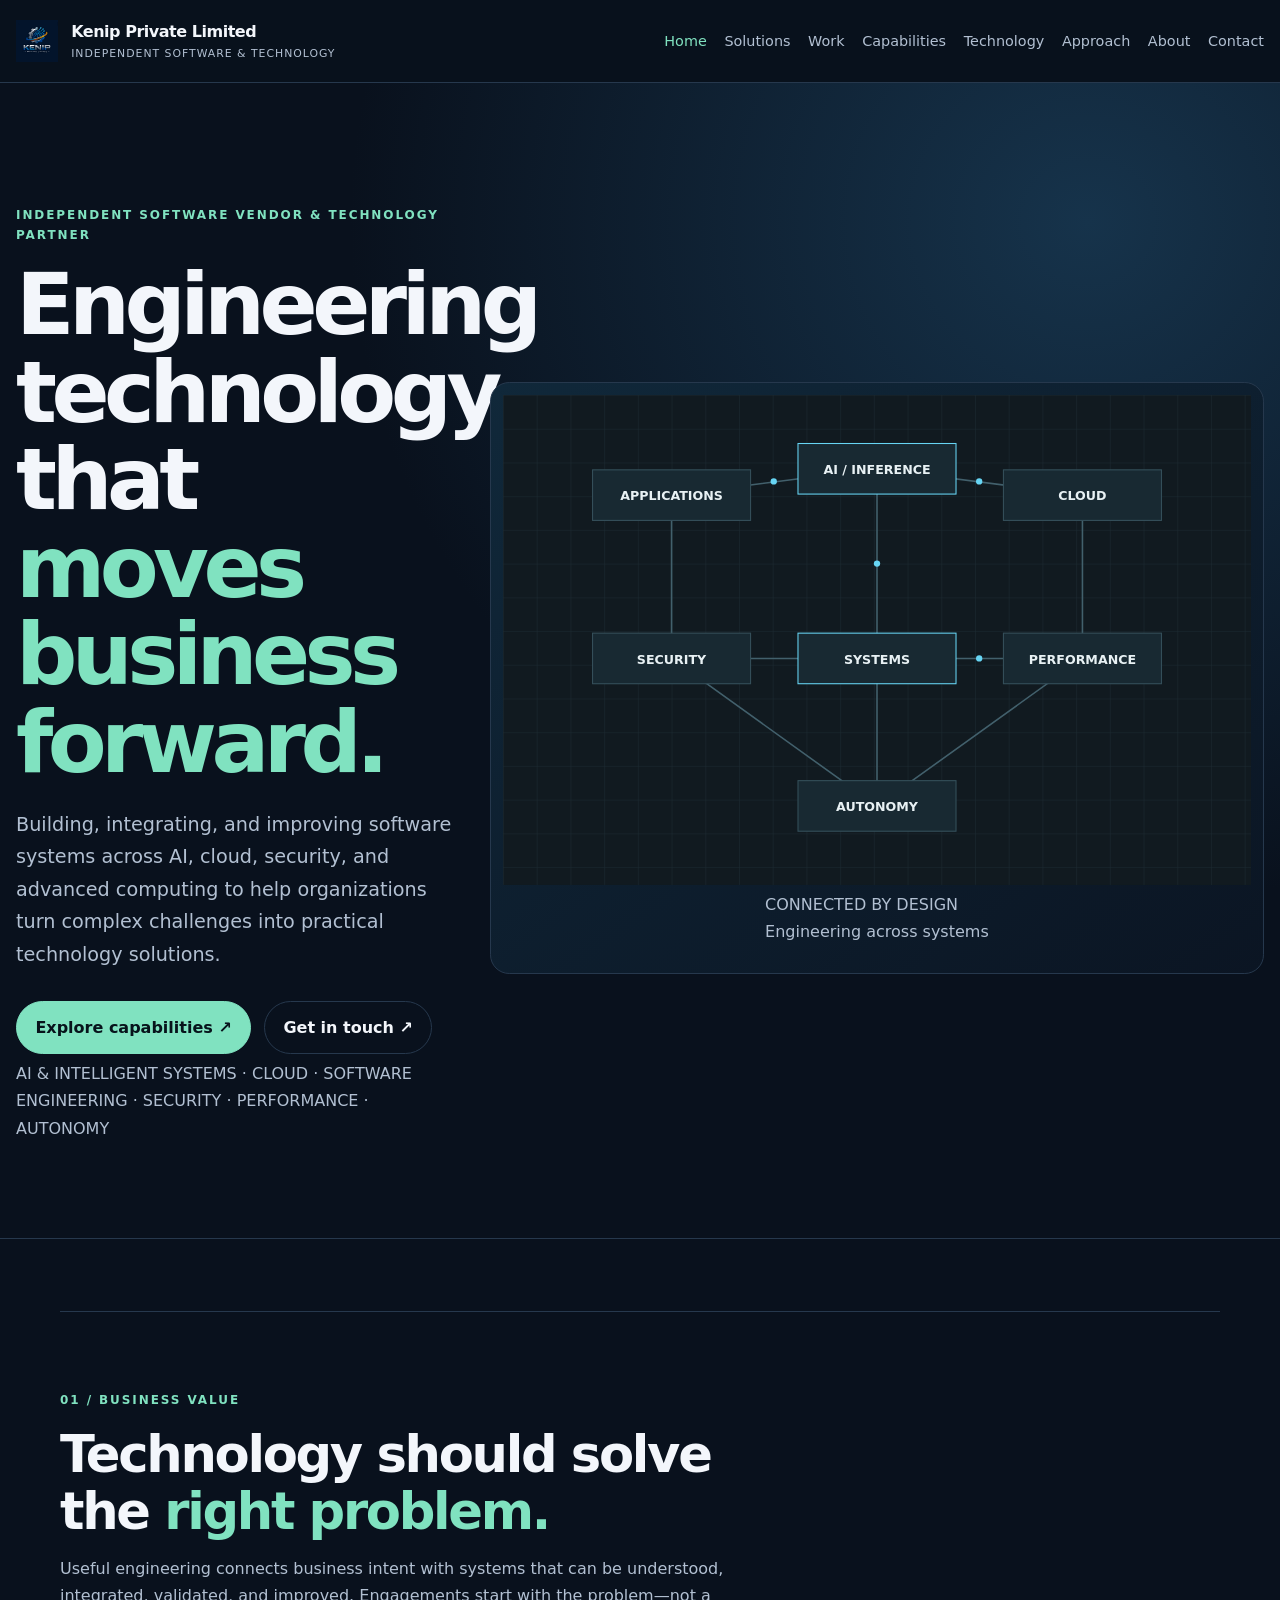
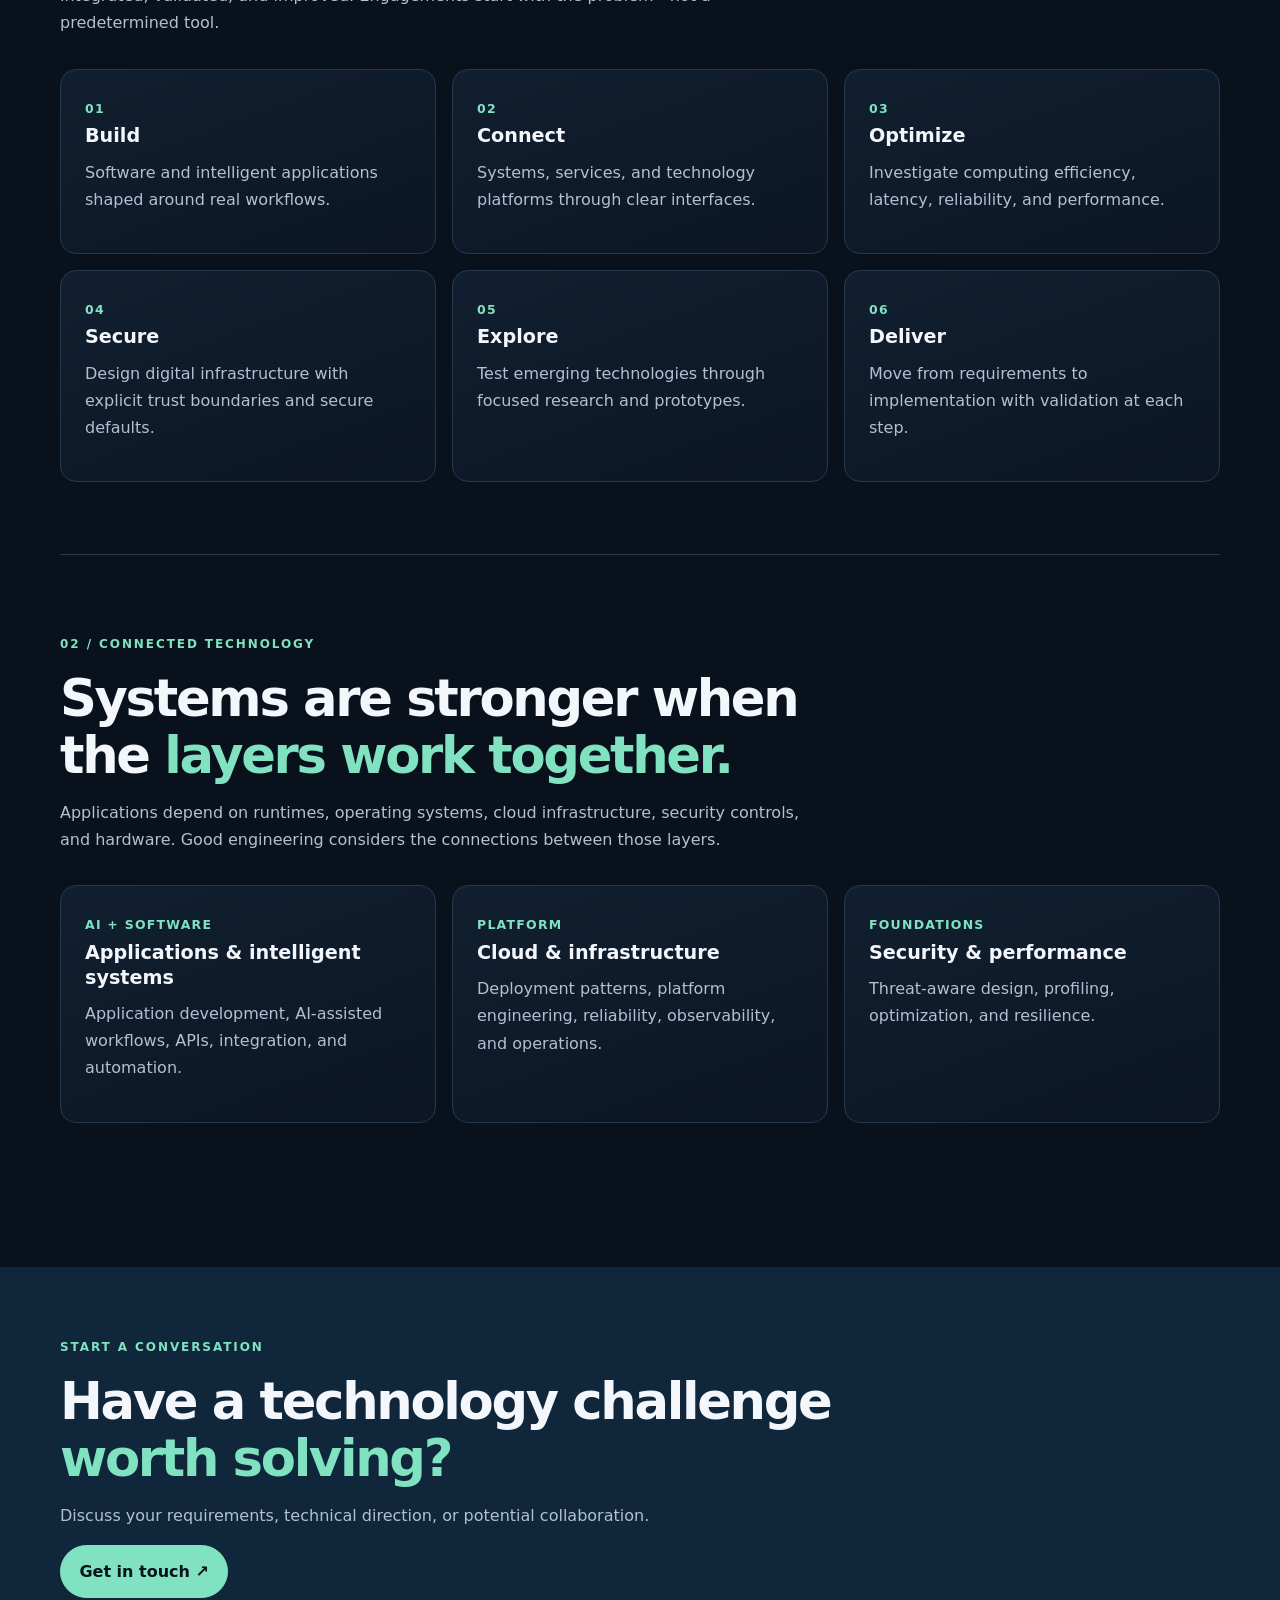
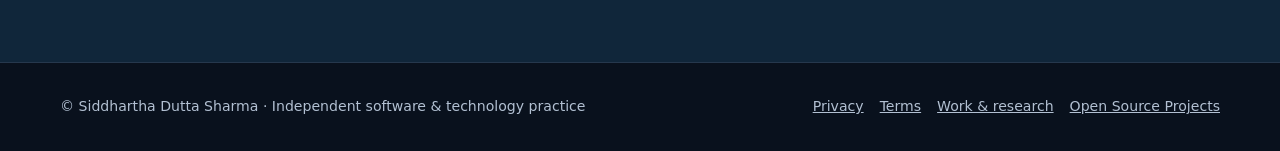
<file: index.html>
<!doctype html><html lang="en">
  <head><meta charset="utf-8">
    <meta name="viewport" content="width=device-width,initial-scale=1">
    <title>Independent Software Vendor & Technology Partner | Siddhartha Dutta Sharma</title>
    <meta name="description" content="Independent software engineering, technology integration, AI, cloud, security, and systems thinking by Siddhartha Dutta Sharma.">
    <meta name="theme-color" content="#09111d"><link rel="stylesheet" href="/assets/css/static-site.css">
    <link rel="canonical" href="https://www.kenip.co.in/">
    <meta property="og:title" content="Independent Software Vendor & Technology Partner | Siddhartha Dutta Sharma">
    <meta property="og:description" content="Independent software engineering, technology integration, AI, cloud, security, and systems thinking by Siddhartha Dutta Sharma.">
    <meta property="og:type" content="website">
  </head><body><a class="skip-link" href="#main">Skip to content</a>
    <header class="site-header"><div class="wrap header-inner"><div class="brand-group"><a class="brand-logo-link" href="#logo-preview" aria-label="Expand Kenip logo"><img class="brand-logo" src="/assets/svg/Logo.svg" alt="Kenip logo"></a><a class="brand" href="/">Kenip Private Limited
      <small>Independent software &amp; technology</small></a></div>
      <nav class="nav" aria-label="Main navigation">
        <a href="/" aria-current="page">Home</a>
        <a href="solutions/">Solutions</a><a href="/work/">Work</a>
        <a href="capabilities/">Capabilities</a><a href="/technology/">Technology</a>
        <a href="approach/">Approach</a><a href="/about/">About</a>
        <a href="contact/">Contact</a></nav></div></header><main id="main">
          <section class="hero"><div class="wrap hero-grid"><div><p class="eyebrow">Independent Software Vendor &amp; Technology Partner</p>
            <h1>Engineering technology that <em>moves business forward.</em></h1>
            <p class="lead">Building, integrating, and improving software systems across AI, cloud, security, and advanced computing to help organizations turn complex challenges into practical technology solutions.</p><div class="actions">
              <a class="button primary" href="capabilities/">Explore capabilities ↗</a>
              <a class="button secondary" href="contact/">Get in touch ↗</a></div><p class="muted">AI &amp; INTELLIGENT SYSTEMS · CLOUD · SOFTWARE ENGINEERING · SECURITY · PERFORMANCE · AUTONOMY</p></div>
            <div class="hero-art"><img src="assets/svg/hero-network.svg" alt="Connected technology systems illustration">
              <p class="muted">CONNECTED BY DESIGN<br>Engineering across systems</p></div></div></section><section class="section">
                <div class="wrap"><section class="section"><div class="section-head"><p class="eyebrow">01 / Business value</p><h2>Technology should solve the <em>right problem.</em></h2>
                  <p class="muted">Useful engineering connects business intent with systems that can be understood, integrated, validated, and improved. Engagements start with the problem—not a predetermined tool.</p></div>
                  <div class="cards"><article class="card"><span class="number">01</span><h3>Build</h3><p>Software and intelligent applications shaped around real workflows.</p>
                  </article><article class="card"><span class="number">02</span><h3>Connect</h3><p>Systems, services, and technology platforms through clear interfaces.</p></article>
                    <article class="card"><span class="number">03</span><h3>Optimize</h3><p>Investigate computing efficiency, latency, reliability, and performance.</p></article>
                    <article class="card"><span class="number">04</span><h3>Secure</h3><p>Design digital infrastructure with explicit trust boundaries and secure defaults.</p></article>
                    <article class="card"><span class="number">05</span><h3>Explore</h3><p>Test emerging technologies through focused research and prototypes.</p></article>
                    <article class="card"><span class="number">06</span><h3>Deliver</h3><p>Move from requirements to implementation with validation at each step.</p></article></div>
                </section><section class="section"><div class="section-head"><p class="eyebrow">02 / Connected technology</p><h2>Systems are stronger when the <em>layers work together.</em></h2>
                  <p class="muted">Applications depend on runtimes, operating systems, cloud infrastructure, security controls, and hardware. Good engineering considers the connections between those layers.</p></div>
                  <div class="cards"><article class="card"><span class="number">AI + SOFTWARE</span><h3>Applications & intelligent systems</h3><p>Application development, AI-assisted workflows, APIs, integration, and automation.</p>
                  </article><article class="card"><span class="number">PLATFORM</span><h3>Cloud & infrastructure</h3><p>Deployment patterns, platform engineering, reliability, observability, and operations.</p></article>
                    <article class="card"><span class="number">FOUNDATIONS</span><h3>Security & performance</h3><p>Threat-aware design, profiling, optimization, and resilience.</p></article></div></section></div></section>
          <section class="closing"><div class="wrap"><p class="eyebrow">Start a conversation</p><h2>Have a technology challenge <em>worth solving?</em></h2>
            <p class="muted">Discuss your requirements, technical direction, or potential collaboration.</p><a class="button primary" href="/contact/">Get in touch ↗</a></div></section>
        </main><footer class="site-footer"><div class="wrap footer-inner"><span>© Siddhartha Dutta Sharma · Independent software &amp; technology practice</span><div class="footer-links">
          <a href="/privacy/">Privacy</a><a href="/terms/">Terms</a><a href="/work/">Work &amp; research</a><a href="https://github.com/Sidzeppelin95">Open Source Projects</a></div></div></footer><div id="logo-preview" class="logo-preview" role="dialog" aria-modal="true" aria-label="Expanded Kenip logo">
  <a class="logo-preview-backdrop" href="#main" aria-label="Close expanded logo"></a>
  <div class="logo-preview-content">
    <a class="logo-preview-close" href="#main" aria-label="Close expanded logo">×</a>
    <img src="/assets/svg/Logo.svg" alt="Kenip logo, expanded">
  </div>
</div>
</body></html>
</file>
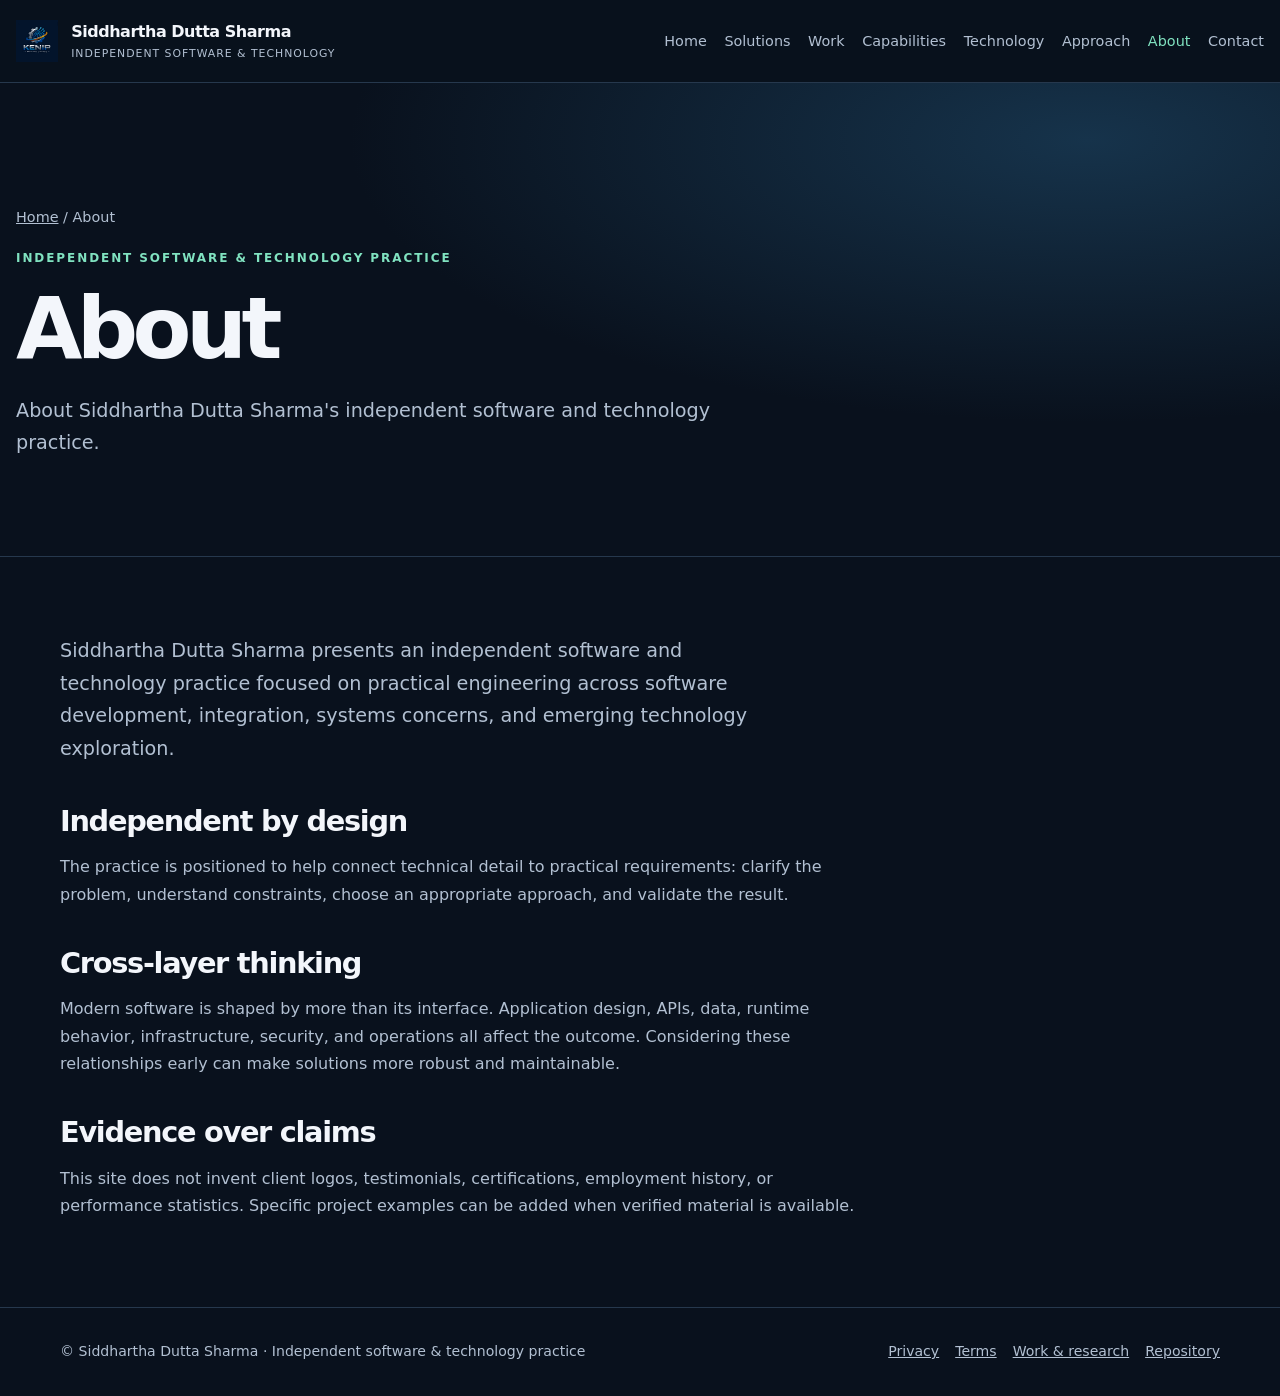
<file: about/index.html>
<!doctype html><html lang="en"><head><meta charset="utf-8"><meta name="viewport" content="width=device-width,initial-scale=1"><title>About | Siddhartha Dutta Sharma</title><meta name="description" content="About Siddhartha Dutta Sharma's independent software and technology practice."><meta name="theme-color" content="#09111d"><link rel="stylesheet" href="/assets/css/static-site.css"><link rel="canonical" href="https://www.kenip.co.in/about/"><meta property="og:title" content="About | Siddhartha Dutta Sharma"><meta property="og:description" content="About Siddhartha Dutta Sharma's independent software and technology practice."><meta property="og:type" content="website"></head><body><a class="skip-link" href="#main">Skip to content</a><header class="site-header"><div class="wrap header-inner"><div class="brand-group"><a class="brand-logo-link" href="#logo-preview" aria-label="Expand Kenip logo"><img class="brand-logo" src="/assets/svg/Logo.svg" alt="Kenip logo"></a><a class="brand" href="/">Siddhartha Dutta Sharma<small>Independent software &amp; technology</small></a></div><nav class="nav" aria-label="Main navigation"><a href="/">Home</a><a href="/solutions/">Solutions</a><a href="/work/">Work</a><a href="/capabilities/">Capabilities</a><a href="/technology/">Technology</a><a href="/approach/">Approach</a><a href="/about/" aria-current="page">About</a><a href="/contact/">Contact</a></nav></div></header><main id="main"><section class="hero"><div class="wrap"><p class="breadcrumb"><a href="/">Home</a> / About</p><p class="eyebrow">Independent software &amp; technology practice</p><h1>About</h1><p class="lead">About Siddhartha Dutta Sharma's independent software and technology practice.</p></div></section><section class="section"><div class="wrap"><div class="prose"><p class="lead">Siddhartha Dutta Sharma presents an independent software and technology practice focused on practical engineering across software development, integration, systems concerns, and emerging technology exploration.</p><h2>Independent by design</h2><p class="muted">The practice is positioned to help connect technical detail to practical requirements: clarify the problem, understand constraints, choose an appropriate approach, and validate the result.</p><h2>Cross-layer thinking</h2><p class="muted">Modern software is shaped by more than its interface. Application design, APIs, data, runtime behavior, infrastructure, security, and operations all affect the outcome. Considering these relationships early can make solutions more robust and maintainable.</p><h2>Evidence over claims</h2><p class="muted">This site does not invent client logos, testimonials, certifications, employment history, or performance statistics. Specific project examples can be added when verified material is available.</p></div></div></section></main><footer class="site-footer"><div class="wrap footer-inner"><span>© Siddhartha Dutta Sharma · Independent software &amp; technology practice</span><div class="footer-links"><a href="/privacy/">Privacy</a><a href="/terms/">Terms</a><a href="/work/">Work &amp; research</a><a href="https://github.com/Sidzeppelin95/Kenip">Repository</a></div></div></footer><div id="logo-preview" class="logo-preview" role="dialog" aria-modal="true" aria-label="Expanded Kenip logo">
  <a class="logo-preview-backdrop" href="#main" aria-label="Close expanded logo"></a>
  <div class="logo-preview-content">
    <a class="logo-preview-close" href="#main" aria-label="Close expanded logo">×</a>
    <img src="/assets/svg/Logo.svg" alt="Kenip logo, expanded">
  </div>
</div>
</body></html>
</file>
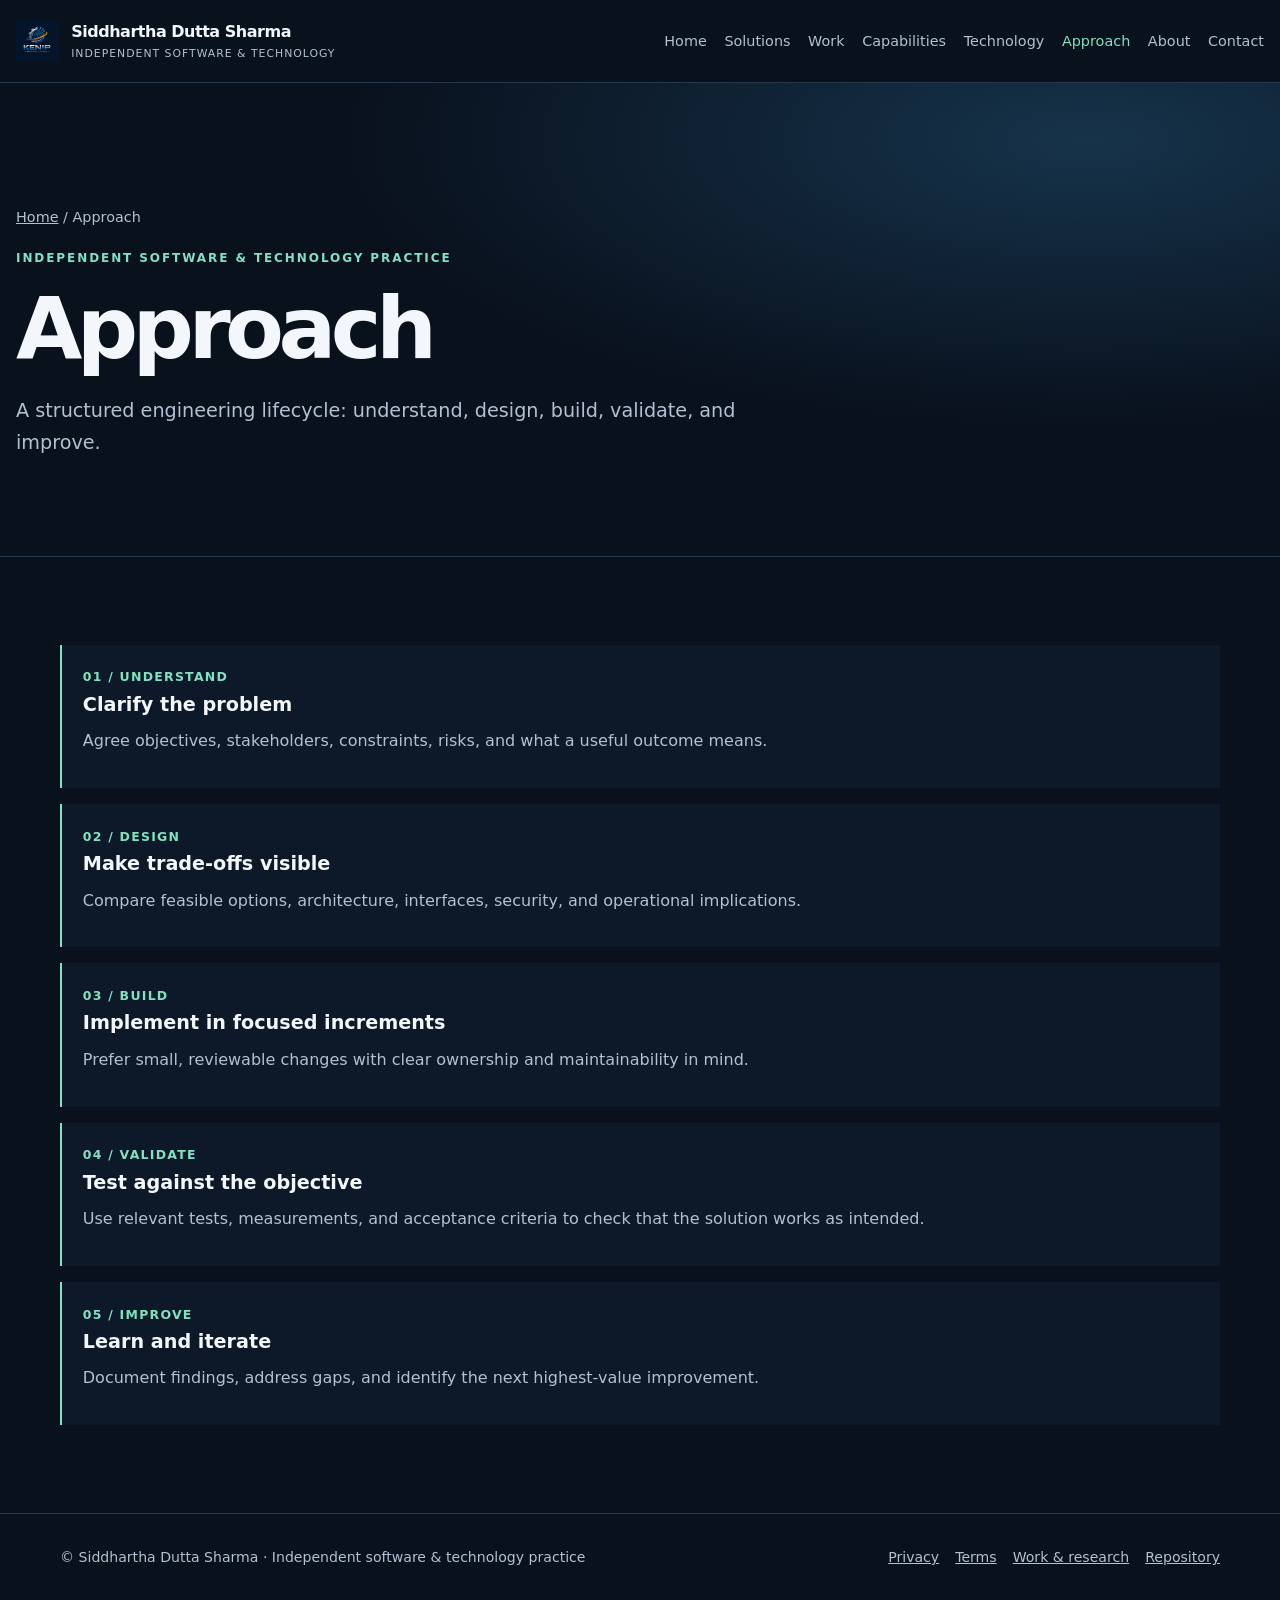
<file: approach/index.html>
<!doctype html><html lang="en"><head><meta charset="utf-8"><meta name="viewport" content="width=device-width,initial-scale=1"><title>Approach | Siddhartha Dutta Sharma</title><meta name="description" content="A structured engineering lifecycle: understand, design, build, validate, and improve."><meta name="theme-color" content="#09111d"><link rel="stylesheet" href="/assets/css/static-site.css"><link rel="canonical" href="https://www.kenip.co.in/approach/"><meta property="og:title" content="Approach | Siddhartha Dutta Sharma"><meta property="og:description" content="A structured engineering lifecycle: understand, design, build, validate, and improve."><meta property="og:type" content="website"></head><body><a class="skip-link" href="#main">Skip to content</a><header class="site-header"><div class="wrap header-inner"><div class="brand-group"><a class="brand-logo-link" href="#logo-preview" aria-label="Expand Kenip logo"><img class="brand-logo" src="/assets/svg/Logo.svg" alt="Kenip logo"></a><a class="brand" href="/">Siddhartha Dutta Sharma<small>Independent software &amp; technology</small></a></div><nav class="nav" aria-label="Main navigation"><a href="/">Home</a><a href="/solutions/">Solutions</a><a href="/work/">Work</a><a href="/capabilities/">Capabilities</a><a href="/technology/">Technology</a><a href="/approach/" aria-current="page">Approach</a><a href="/about/">About</a><a href="/contact/">Contact</a></nav></div></header><main id="main"><section class="hero"><div class="wrap"><p class="breadcrumb"><a href="/">Home</a> / Approach</p><p class="eyebrow">Independent software &amp; technology practice</p><h1>Approach</h1><p class="lead">A structured engineering lifecycle: understand, design, build, validate, and improve.</p></div></section><section class="section"><div class="wrap"><ol class="list"><li><span class="number">01 / UNDERSTAND</span><h3>Clarify the problem</h3><p class="muted">Agree objectives, stakeholders, constraints, risks, and what a useful outcome means.</p></li><li><span class="number">02 / DESIGN</span><h3>Make trade-offs visible</h3><p class="muted">Compare feasible options, architecture, interfaces, security, and operational implications.</p></li><li><span class="number">03 / BUILD</span><h3>Implement in focused increments</h3><p class="muted">Prefer small, reviewable changes with clear ownership and maintainability in mind.</p></li><li><span class="number">04 / VALIDATE</span><h3>Test against the objective</h3><p class="muted">Use relevant tests, measurements, and acceptance criteria to check that the solution works as intended.</p></li><li><span class="number">05 / IMPROVE</span><h3>Learn and iterate</h3><p class="muted">Document findings, address gaps, and identify the next highest-value improvement.</p></li></ol></div></section></main><footer class="site-footer"><div class="wrap footer-inner"><span>© Siddhartha Dutta Sharma · Independent software &amp; technology practice</span><div class="footer-links"><a href="/privacy/">Privacy</a><a href="/terms/">Terms</a><a href="/work/">Work &amp; research</a><a href="https://github.com/Sidzeppelin95/Kenip">Repository</a></div></div></footer><div id="logo-preview" class="logo-preview" role="dialog" aria-modal="true" aria-label="Expanded Kenip logo">
  <a class="logo-preview-backdrop" href="#main" aria-label="Close expanded logo"></a>
  <div class="logo-preview-content">
    <a class="logo-preview-close" href="#main" aria-label="Close expanded logo">×</a>
    <img src="/assets/svg/Logo.svg" alt="Kenip logo, expanded">
  </div>
</div>
</body></html>
</file>
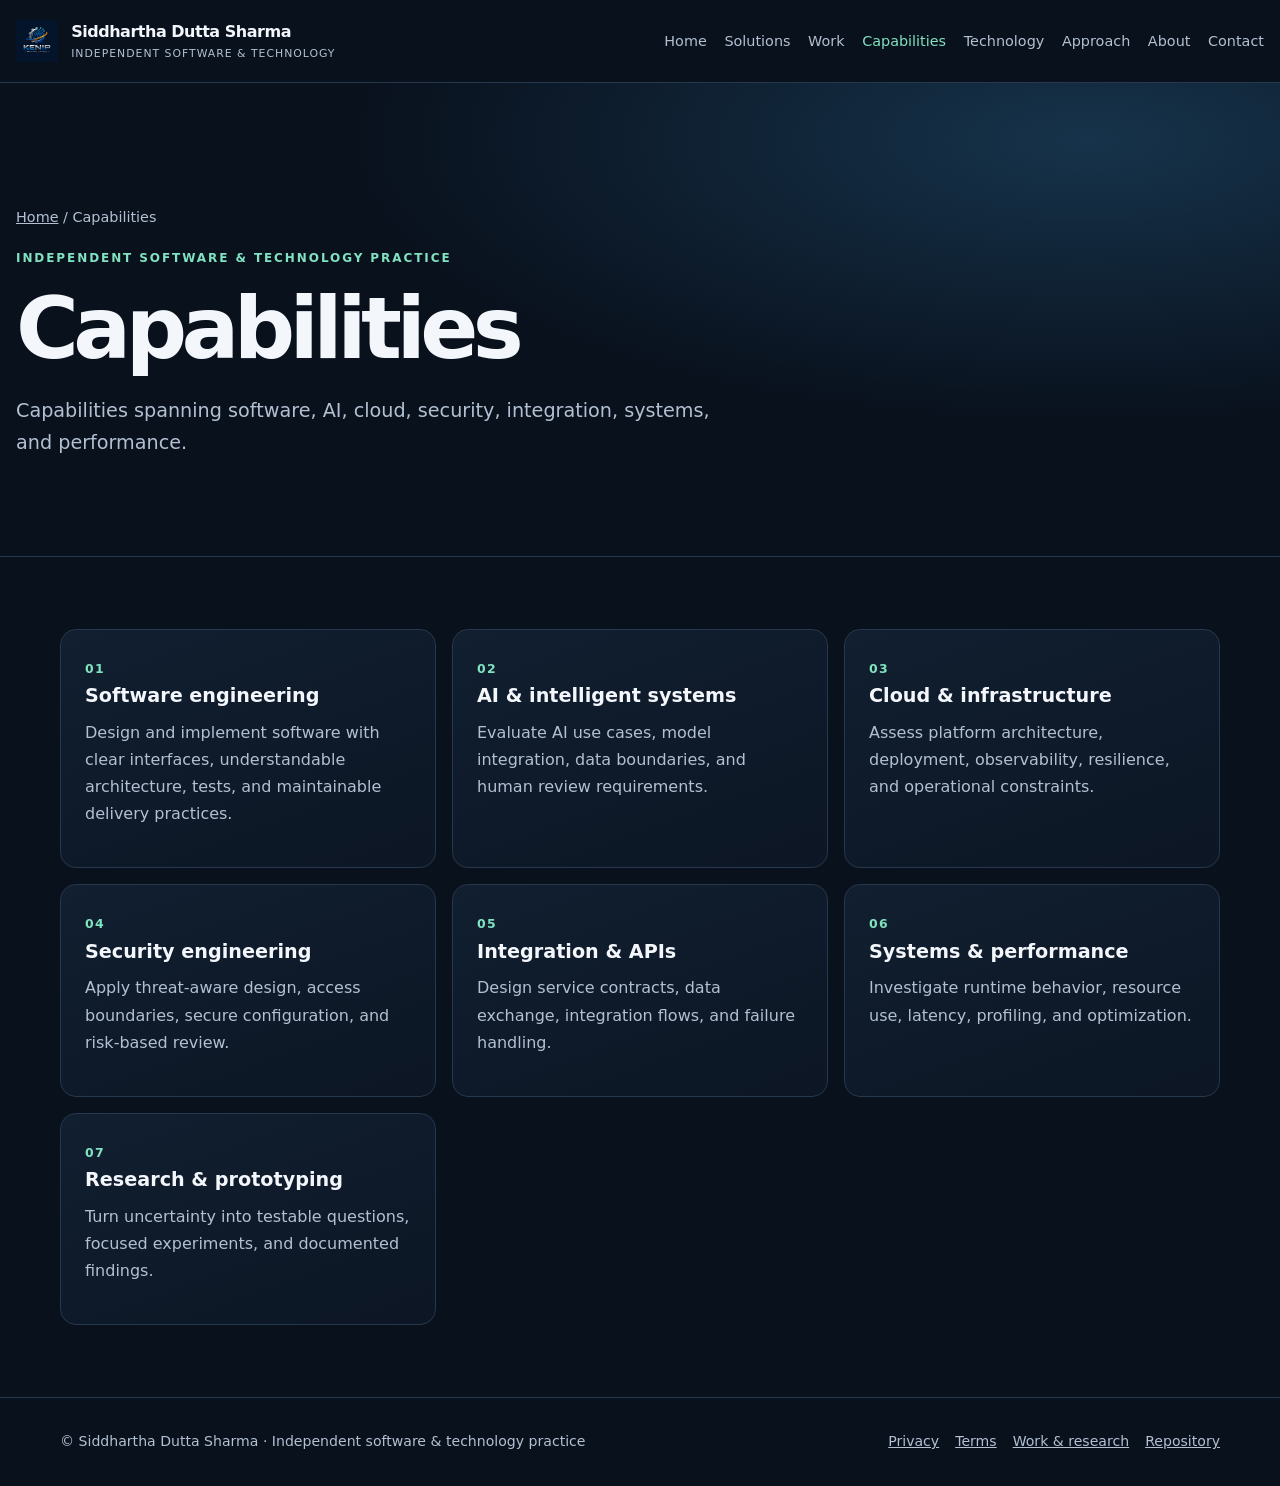
<file: capabilities/index.html>
<!doctype html><html lang="en"><head><meta charset="utf-8"><meta name="viewport" content="width=device-width,initial-scale=1"><title>Capabilities | Siddhartha Dutta Sharma</title><meta name="description" content="Capabilities spanning software, AI, cloud, security, integration, systems, and performance."><meta name="theme-color" content="#09111d"><link rel="stylesheet" href="/assets/css/static-site.css"><link rel="canonical" href="https://www.kenip.co.in/capabilities/"><meta property="og:title" content="Capabilities | Siddhartha Dutta Sharma"><meta property="og:description" content="Capabilities spanning software, AI, cloud, security, integration, systems, and performance."><meta property="og:type" content="website"></head><body><a class="skip-link" href="#main">Skip to content</a><header class="site-header"><div class="wrap header-inner"><div class="brand-group"><a class="brand-logo-link" href="#logo-preview" aria-label="Expand Kenip logo"><img class="brand-logo" src="/assets/svg/Logo.svg" alt="Kenip logo"></a><a class="brand" href="/">Siddhartha Dutta Sharma<small>Independent software &amp; technology</small></a></div><nav class="nav" aria-label="Main navigation"><a href="/">Home</a><a href="/solutions/">Solutions</a><a href="/work/">Work</a><a href="/capabilities/" aria-current="page">Capabilities</a><a href="/technology/">Technology</a><a href="/approach/">Approach</a><a href="/about/">About</a><a href="/contact/">Contact</a></nav></div></header><main id="main"><section class="hero"><div class="wrap"><p class="breadcrumb"><a href="/">Home</a> / Capabilities</p><p class="eyebrow">Independent software &amp; technology practice</p><h1>Capabilities</h1><p class="lead">Capabilities spanning software, AI, cloud, security, integration, systems, and performance.</p></div></section><section class="section"><div class="wrap"><div class="cards"><article class="card"><span class="number">01</span><h3>Software engineering</h3><p>Design and implement software with clear interfaces, understandable architecture, tests, and maintainable delivery practices.</p></article><article class="card"><span class="number">02</span><h3>AI & intelligent systems</h3><p>Evaluate AI use cases, model integration, data boundaries, and human review requirements.</p></article><article class="card"><span class="number">03</span><h3>Cloud & infrastructure</h3><p>Assess platform architecture, deployment, observability, resilience, and operational constraints.</p></article><article class="card"><span class="number">04</span><h3>Security engineering</h3><p>Apply threat-aware design, access boundaries, secure configuration, and risk-based review.</p></article><article class="card"><span class="number">05</span><h3>Integration & APIs</h3><p>Design service contracts, data exchange, integration flows, and failure handling.</p></article><article class="card"><span class="number">06</span><h3>Systems & performance</h3><p>Investigate runtime behavior, resource use, latency, profiling, and optimization.</p></article><article class="card"><span class="number">07</span><h3>Research & prototyping</h3><p>Turn uncertainty into testable questions, focused experiments, and documented findings.</p></article></div></div></section></main><footer class="site-footer"><div class="wrap footer-inner"><span>© Siddhartha Dutta Sharma · Independent software &amp; technology practice</span><div class="footer-links"><a href="/privacy/">Privacy</a><a href="/terms/">Terms</a><a href="/work/">Work &amp; research</a><a href="https://github.com/Sidzeppelin95/Kenip">Repository</a></div></div></footer><div id="logo-preview" class="logo-preview" role="dialog" aria-modal="true" aria-label="Expanded Kenip logo">
  <a class="logo-preview-backdrop" href="#main" aria-label="Close expanded logo"></a>
  <div class="logo-preview-content">
    <a class="logo-preview-close" href="#main" aria-label="Close expanded logo">×</a>
    <img src="/assets/svg/Logo.svg" alt="Kenip logo, expanded">
  </div>
</div>
</body></html>
</file>
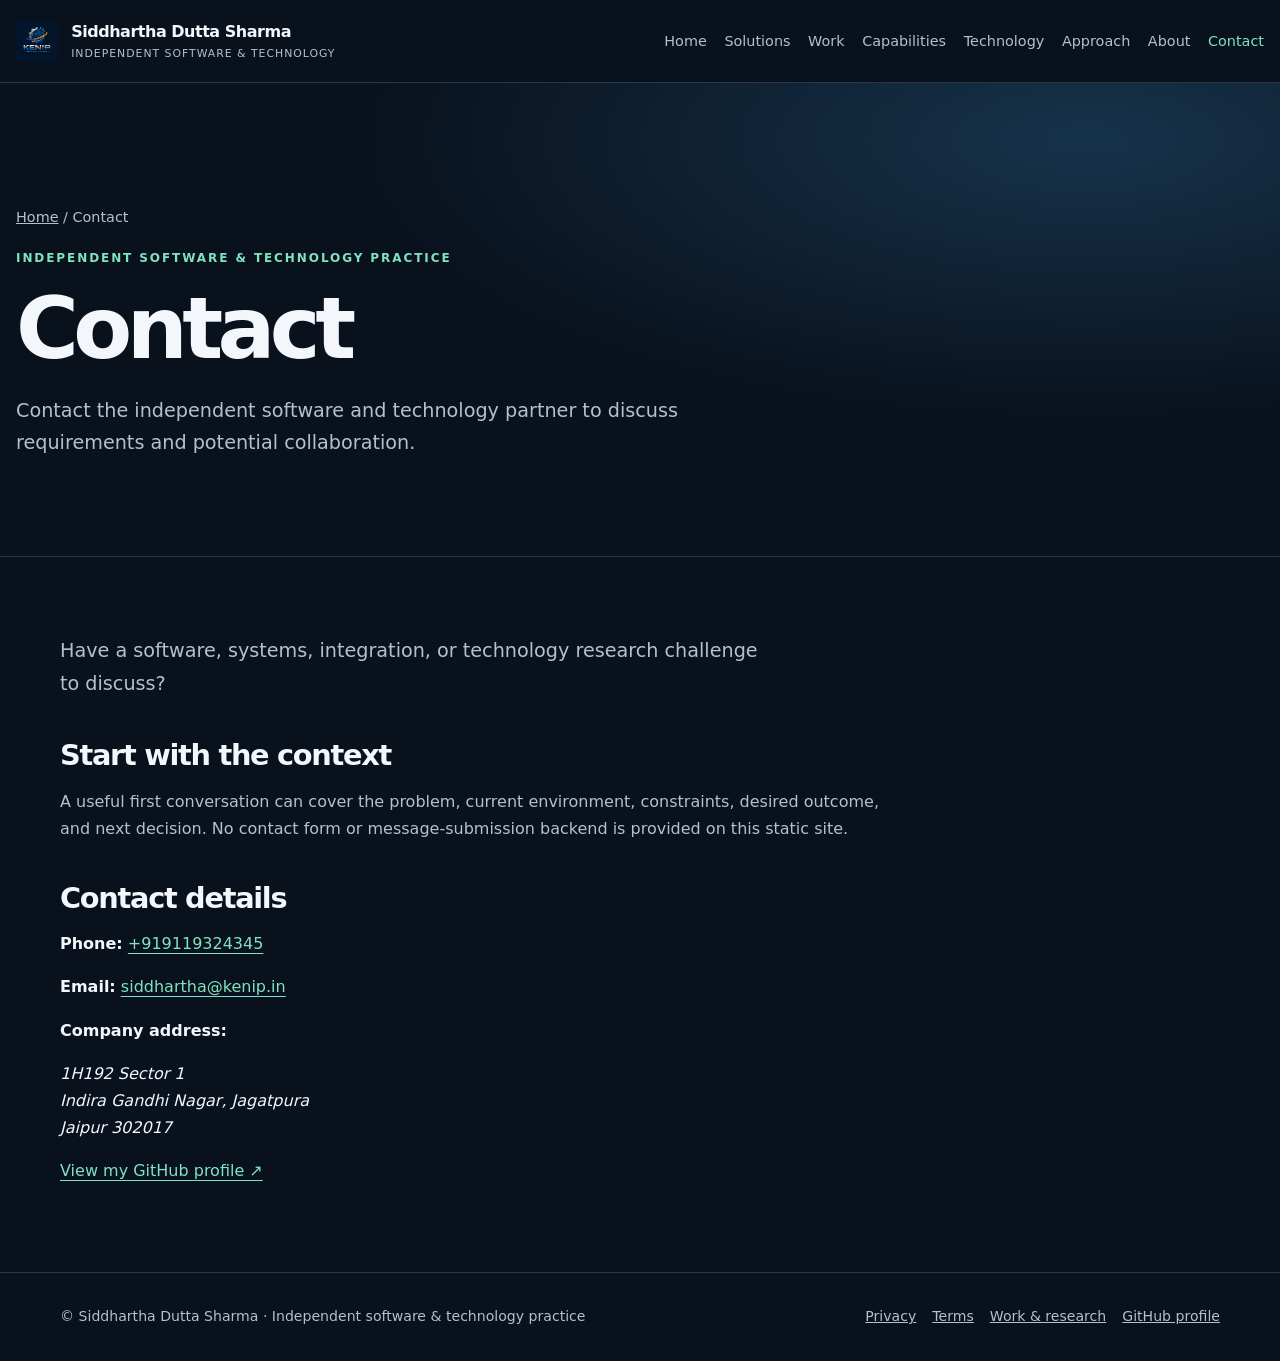
<file: contact/index.html>
<!doctype html><html lang="en"><head><meta charset="utf-8"><meta name="viewport" content="width=device-width,initial-scale=1"><title>Contact | Siddhartha Dutta Sharma</title><meta name="description" content="Contact the independent software and technology partner to discuss requirements and potential collaboration. Phone: +919119324345 Email: siddhartha@kenip.in Company Address: 1H192 Sector 1 Indira Gandhi Nagar Jagatpura Jaipur 302017"><meta name="theme-color" content="#09111d"><link rel="stylesheet" href="/assets/css/static-site.css"><link rel="canonical" href="https://www.kenip.co.in/contact/"><meta property="og:title" content="Contact | Siddhartha Dutta Sharma"><meta property="og:description" content="Contact the independent software and technology partner to discuss requirements and potential collaboration."><meta property="og:type" content="website"></head><body><a class="skip-link" href="#main">Skip to content</a><header class="site-header"><div class="wrap header-inner"><div class="brand-group"><a class="brand-logo-link" href="#logo-preview" aria-label="Expand Kenip logo"><img class="brand-logo" src="/assets/svg/Logo.svg" alt="Kenip logo"></a><a class="brand" href="/">Siddhartha Dutta Sharma<small>Independent software &amp; technology</small></a></div><nav class="nav" aria-label="Main navigation"><a href="/">Home</a><a href="/solutions/">Solutions</a><a href="/work/">Work</a><a href="/capabilities/">Capabilities</a><a href="/technology/">Technology</a><a href="/approach/">Approach</a><a href="/about/">About</a><a href="/contact/" aria-current="page">Contact</a></nav></div></header><main id="main"><section class="hero"><div class="wrap"><p class="breadcrumb"><a href="/">Home</a> / Contact</p><p class="eyebrow">Independent software &amp; technology practice</p><h1>Contact</h1><p class="lead">Contact the independent software and technology partner to discuss requirements and potential collaboration.</p></div></section><section class="section"><div class="wrap"><div class="prose"><p class="lead">Have a software, systems, integration, or technology research challenge to discuss?</p><h2>Start with the context</h2><p class="muted">A useful first conversation can cover the problem, current environment, constraints, desired outcome, and next decision. No contact form or message-submission backend is provided on this static site.</p><h2>Contact details</h2><div class="contact-details"><p><strong>Phone:</strong> <a class="text-link" href="tel:+919119324345">+919119324345</a></p><p><strong>Email:</strong> <a class="text-link" href="mailto:siddhartha@kenip.in">siddhartha@kenip.in</a></p><p><strong>Company address:</strong><br><address>1H192 Sector 1<br>Indira Gandhi Nagar, Jagatpura<br>Jaipur 302017</address></p></div><p><a class="text-link" href="https://github.com/Sidzeppelin95">View my GitHub profile ↗</a></p></div></div></section></main><footer class="site-footer"><div class="wrap footer-inner"><span>© Siddhartha Dutta Sharma · Independent software &amp; technology practice</span><div class="footer-links"><a href="/privacy/">Privacy</a><a href="/terms/">Terms</a><a href="/work/">Work &amp; research</a><a href="https://github.com/Sidzeppelin95">GitHub profile</a></div></div></footer><div id="logo-preview" class="logo-preview" role="dialog" aria-modal="true" aria-label="Expanded Kenip logo">
  <a class="logo-preview-backdrop" href="#main" aria-label="Close expanded logo"></a>
  <div class="logo-preview-content">
    <a class="logo-preview-close" href="#main" aria-label="Close expanded logo">×</a>
    <img src="/assets/svg/Logo.svg" alt="Kenip logo, expanded">
  </div>
</div>
</body></html>
</file>
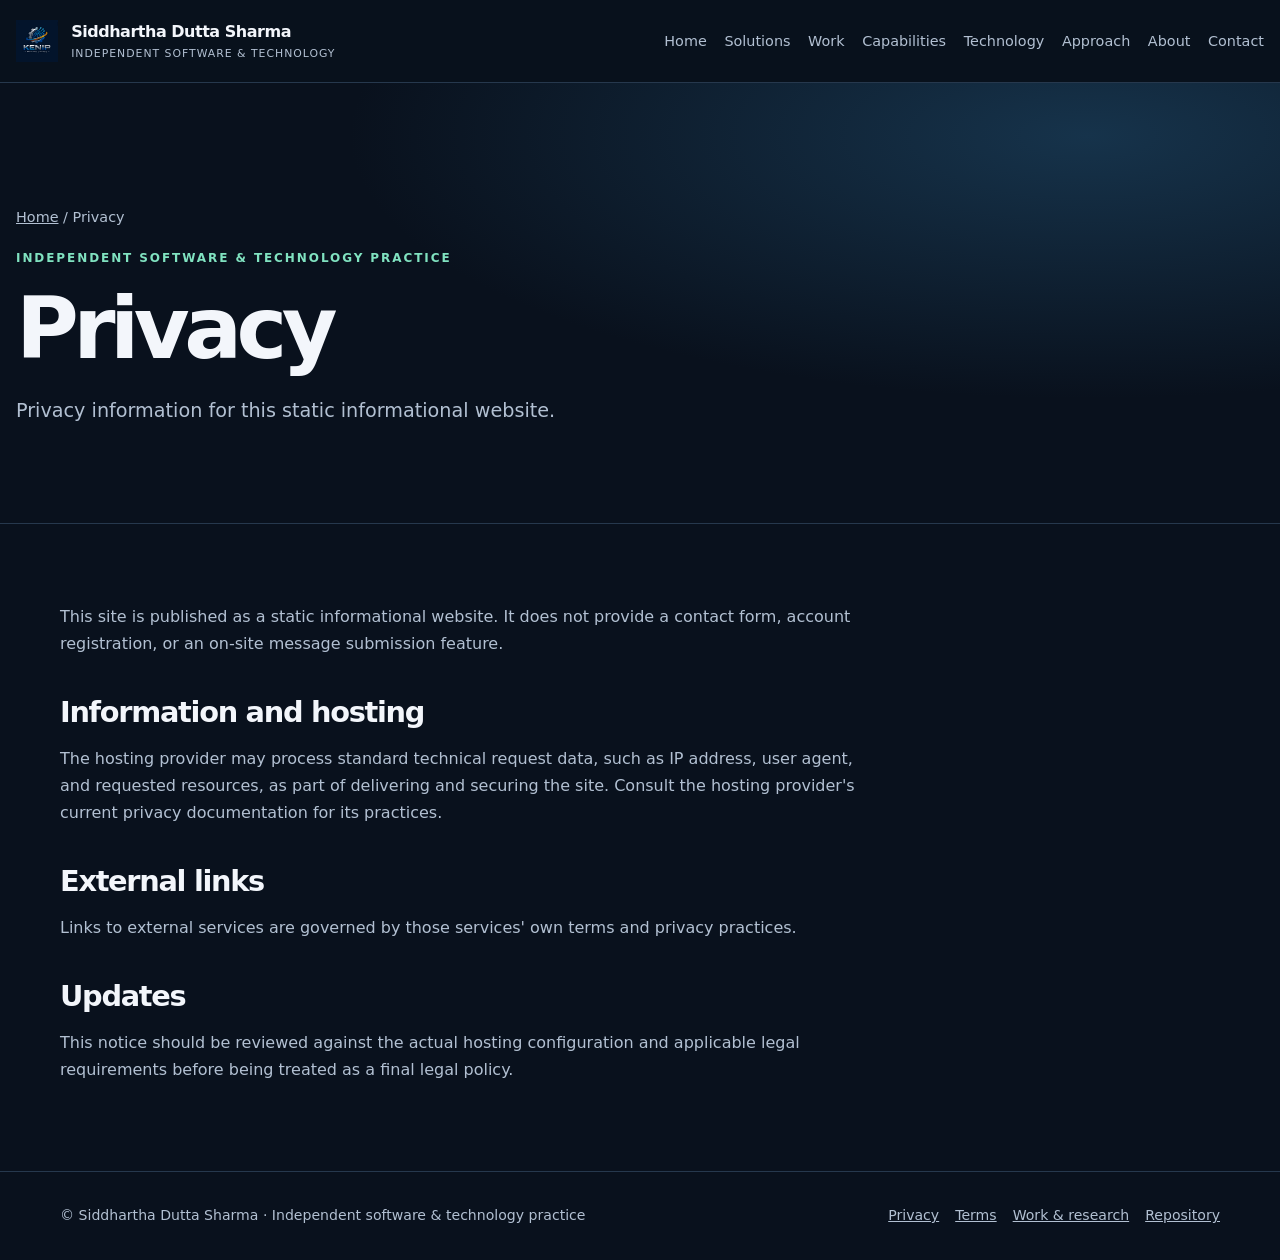
<file: privacy/index.html>
<!doctype html><html lang="en"><head><meta charset="utf-8"><meta name="viewport" content="width=device-width,initial-scale=1"><title>Privacy | Siddhartha Dutta Sharma</title><meta name="description" content="Privacy information for this static informational website."><meta name="theme-color" content="#09111d"><link rel="stylesheet" href="/assets/css/static-site.css"><link rel="canonical" href="https://www.kenip.co.in/privacy/"><meta property="og:title" content="Privacy | Siddhartha Dutta Sharma"><meta property="og:description" content="Privacy information for this static informational website."><meta property="og:type" content="website"></head><body><a class="skip-link" href="#main">Skip to content</a><header class="site-header"><div class="wrap header-inner"><div class="brand-group"><a class="brand-logo-link" href="#logo-preview" aria-label="Expand Kenip logo"><img class="brand-logo" src="/assets/svg/Logo.svg" alt="Kenip logo"></a><a class="brand" href="/">Siddhartha Dutta Sharma<small>Independent software &amp; technology</small></a></div><nav class="nav" aria-label="Main navigation"><a href="/">Home</a><a href="/solutions/">Solutions</a><a href="/work/">Work</a><a href="/capabilities/">Capabilities</a><a href="/technology/">Technology</a><a href="/approach/">Approach</a><a href="/about/">About</a><a href="/contact/">Contact</a></nav></div></header><main id="main"><section class="hero"><div class="wrap"><p class="breadcrumb"><a href="/">Home</a> / Privacy</p><p class="eyebrow">Independent software &amp; technology practice</p><h1>Privacy</h1><p class="lead">Privacy information for this static informational website.</p></div></section><section class="section"><div class="wrap"><div class="prose"><p class="muted">This site is published as a static informational website. It does not provide a contact form, account registration, or an on-site message submission feature.</p><h2>Information and hosting</h2><p class="muted">The hosting provider may process standard technical request data, such as IP address, user agent, and requested resources, as part of delivering and securing the site. Consult the hosting provider's current privacy documentation for its practices.</p><h2>External links</h2><p class="muted">Links to external services are governed by those services' own terms and privacy practices.</p><h2>Updates</h2><p class="muted">This notice should be reviewed against the actual hosting configuration and applicable legal requirements before being treated as a final legal policy.</p></div></div></section></main><footer class="site-footer"><div class="wrap footer-inner"><span>© Siddhartha Dutta Sharma · Independent software &amp; technology practice</span><div class="footer-links"><a href="/privacy/">Privacy</a><a href="/terms/">Terms</a><a href="/work/">Work &amp; research</a><a href="https://github.com/Sidzeppelin95/Kenip">Repository</a></div></div></footer><div id="logo-preview" class="logo-preview" role="dialog" aria-modal="true" aria-label="Expanded Kenip logo">
  <a class="logo-preview-backdrop" href="#main" aria-label="Close expanded logo"></a>
  <div class="logo-preview-content">
    <a class="logo-preview-close" href="#main" aria-label="Close expanded logo">×</a>
    <img src="/assets/svg/Logo.svg" alt="Kenip logo, expanded">
  </div>
</div>
</body></html>
</file>
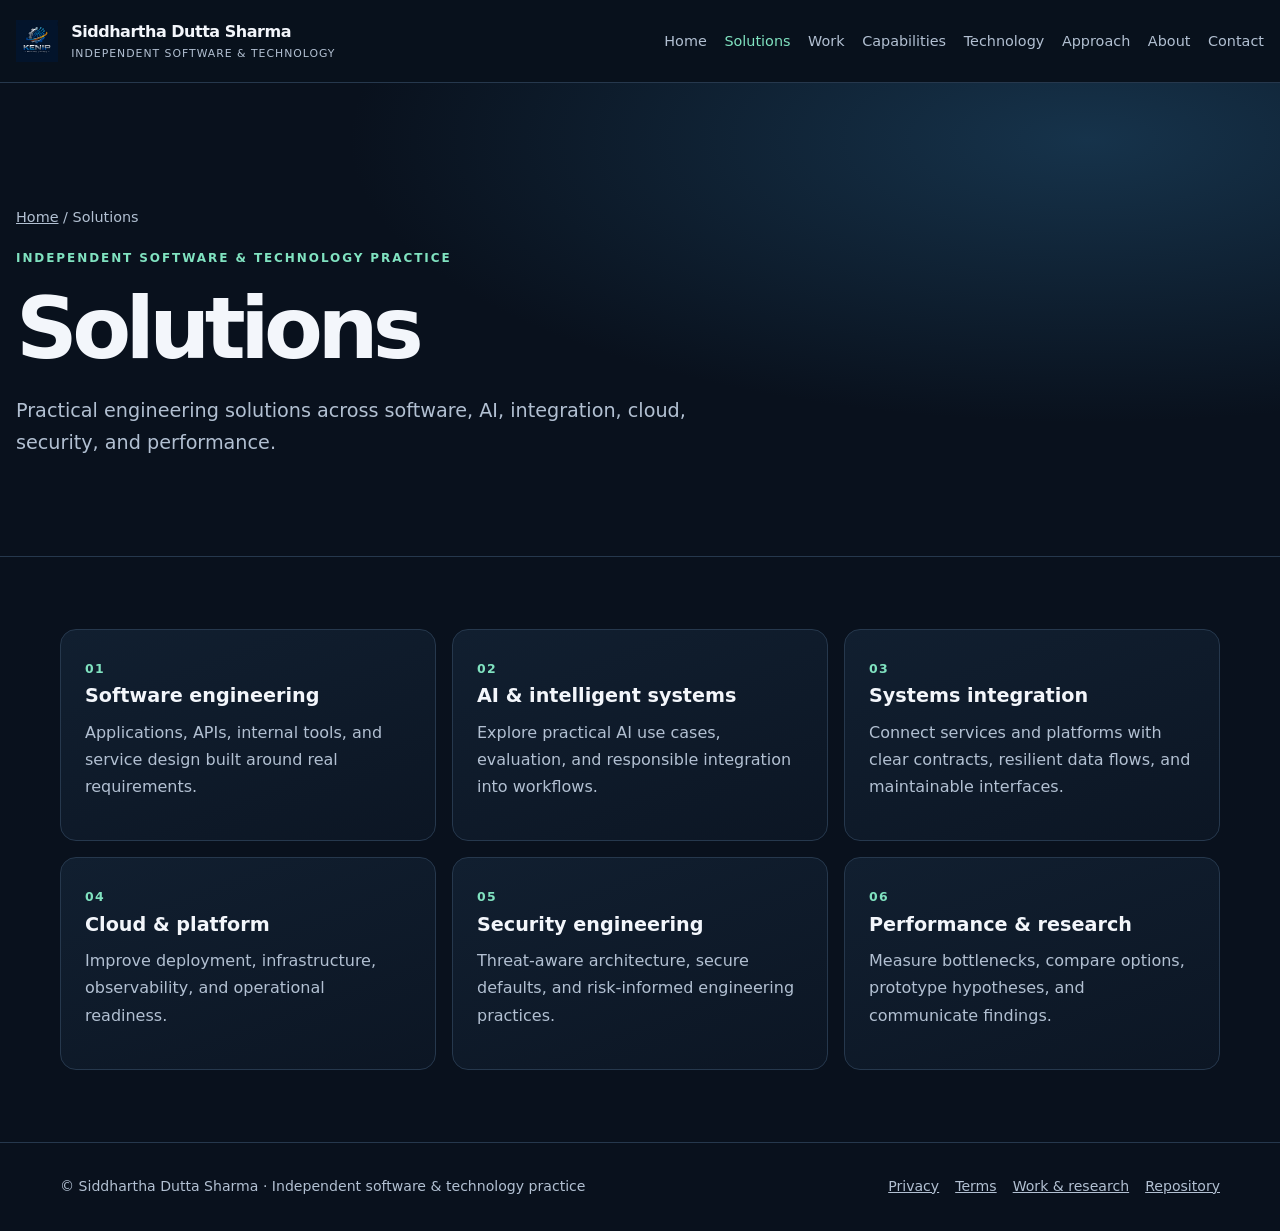
<file: solutions/index.html>
<!doctype html><html lang="en"><head><meta charset="utf-8"><meta name="viewport" content="width=device-width,initial-scale=1"><title>Solutions | Siddhartha Dutta Sharma</title><meta name="description" content="Practical engineering solutions across software, AI, integration, cloud, security, and performance."><meta name="theme-color" content="#09111d"><link rel="stylesheet" href="/assets/css/static-site.css"><link rel="canonical" href="https://www.kenip.co.in/solutions/"><meta property="og:title" content="Solutions | Siddhartha Dutta Sharma"><meta property="og:description" content="Practical engineering solutions across software, AI, integration, cloud, security, and performance."><meta property="og:type" content="website"></head><body><a class="skip-link" href="#main">Skip to content</a><header class="site-header"><div class="wrap header-inner"><div class="brand-group"><a class="brand-logo-link" href="#logo-preview" aria-label="Expand Kenip logo"><img class="brand-logo" src="/assets/svg/Logo.svg" alt="Kenip logo"></a><a class="brand" href="/">Siddhartha Dutta Sharma<small>Independent software &amp; technology</small></a></div><nav class="nav" aria-label="Main navigation"><a href="/">Home</a><a href="/solutions/" aria-current="page">Solutions</a><a href="/work/">Work</a><a href="/capabilities/">Capabilities</a><a href="/technology/">Technology</a><a href="/approach/">Approach</a><a href="/about/">About</a><a href="/contact/">Contact</a></nav></div></header><main id="main"><section class="hero"><div class="wrap"><p class="breadcrumb"><a href="/">Home</a> / Solutions</p><p class="eyebrow">Independent software &amp; technology practice</p><h1>Solutions</h1><p class="lead">Practical engineering solutions across software, AI, integration, cloud, security, and performance.</p></div></section><section class="section"><div class="wrap"><div class="cards"><article class="card"><span class="number">01</span><h3>Software engineering</h3><p>Applications, APIs, internal tools, and service design built around real requirements.</p></article><article class="card"><span class="number">02</span><h3>AI & intelligent systems</h3><p>Explore practical AI use cases, evaluation, and responsible integration into workflows.</p></article><article class="card"><span class="number">03</span><h3>Systems integration</h3><p>Connect services and platforms with clear contracts, resilient data flows, and maintainable interfaces.</p></article><article class="card"><span class="number">04</span><h3>Cloud & platform</h3><p>Improve deployment, infrastructure, observability, and operational readiness.</p></article><article class="card"><span class="number">05</span><h3>Security engineering</h3><p>Threat-aware architecture, secure defaults, and risk-informed engineering practices.</p></article><article class="card"><span class="number">06</span><h3>Performance & research</h3><p>Measure bottlenecks, compare options, prototype hypotheses, and communicate findings.</p></article></div></div></section></main><footer class="site-footer"><div class="wrap footer-inner"><span>© Siddhartha Dutta Sharma · Independent software &amp; technology practice</span><div class="footer-links"><a href="/privacy/">Privacy</a><a href="/terms/">Terms</a><a href="/work/">Work &amp; research</a><a href="https://github.com/Sidzeppelin95/Kenip">Repository</a></div></div></footer><div id="logo-preview" class="logo-preview" role="dialog" aria-modal="true" aria-label="Expanded Kenip logo">
  <a class="logo-preview-backdrop" href="#main" aria-label="Close expanded logo"></a>
  <div class="logo-preview-content">
    <a class="logo-preview-close" href="#main" aria-label="Close expanded logo">×</a>
    <img src="/assets/svg/Logo.svg" alt="Kenip logo, expanded">
  </div>
</div>
</body></html>
</file>
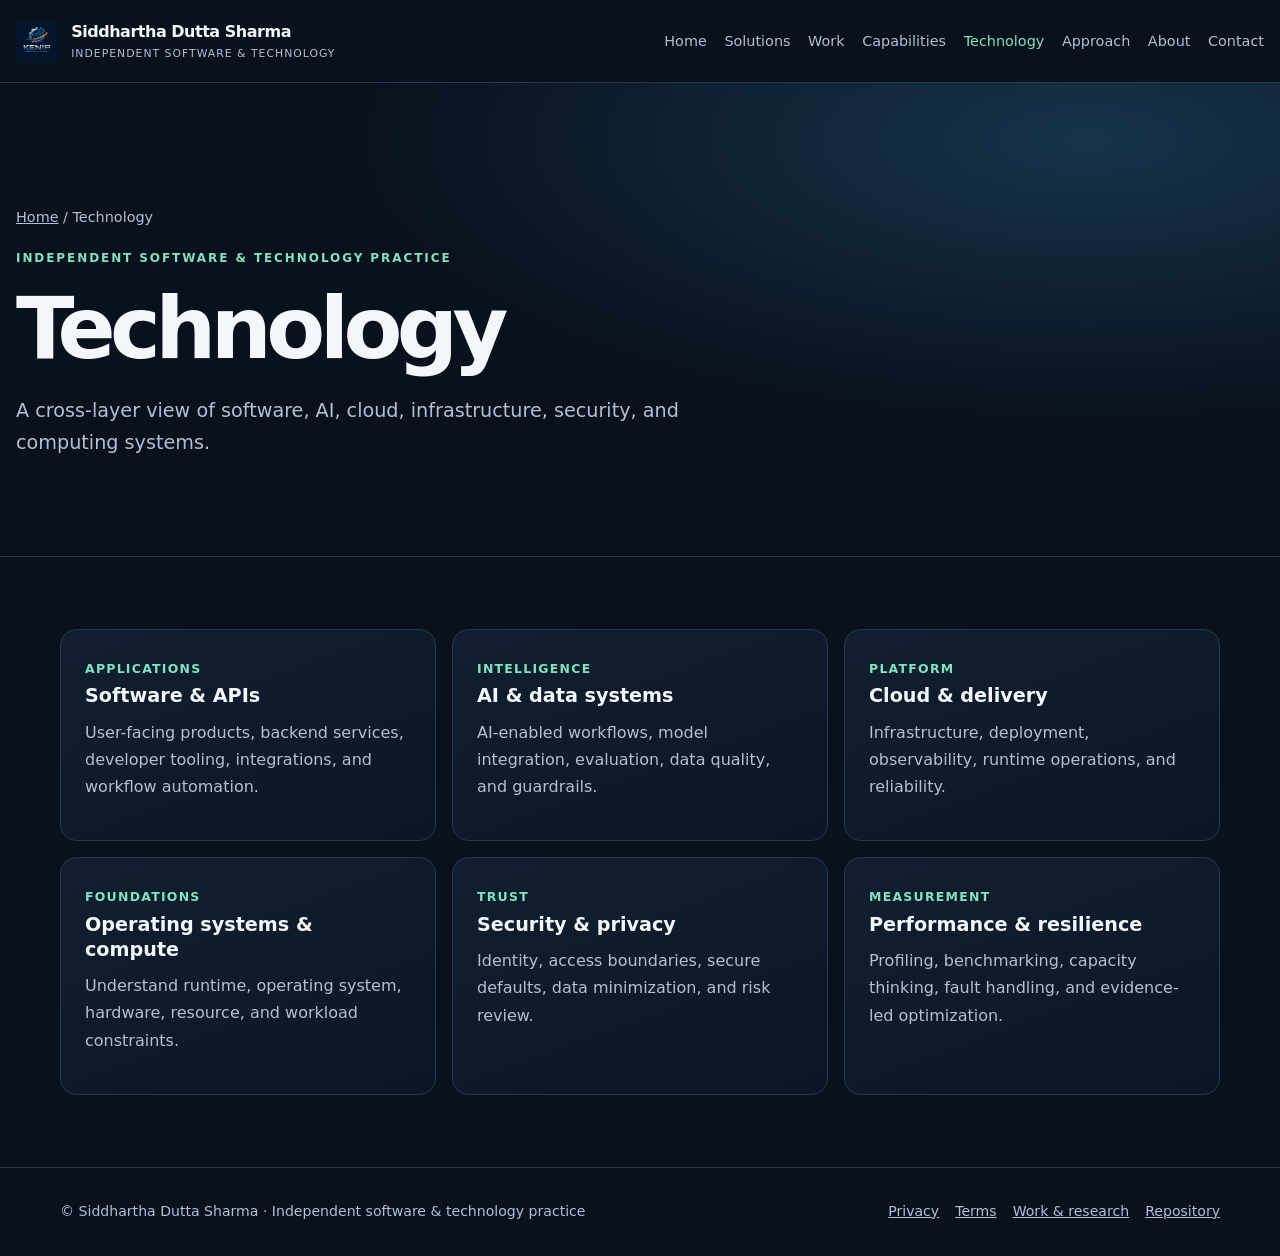
<file: technology/index.html>
<!doctype html><html lang="en"><head><meta charset="utf-8"><meta name="viewport" content="width=device-width,initial-scale=1"><title>Technology | Siddhartha Dutta Sharma</title><meta name="description" content="A cross-layer view of software, AI, cloud, infrastructure, security, and computing systems."><meta name="theme-color" content="#09111d"><link rel="stylesheet" href="/assets/css/static-site.css"><link rel="canonical" href="https://www.kenip.co.in/technology/"><meta property="og:title" content="Technology | Siddhartha Dutta Sharma"><meta property="og:description" content="A cross-layer view of software, AI, cloud, infrastructure, security, and computing systems."><meta property="og:type" content="website"></head><body><a class="skip-link" href="#main">Skip to content</a><header class="site-header"><div class="wrap header-inner"><div class="brand-group"><a class="brand-logo-link" href="#logo-preview" aria-label="Expand Kenip logo"><img class="brand-logo" src="/assets/svg/Logo.svg" alt="Kenip logo"></a><a class="brand" href="/">Siddhartha Dutta Sharma<small>Independent software &amp; technology</small></a></div><nav class="nav" aria-label="Main navigation"><a href="/">Home</a><a href="/solutions/">Solutions</a><a href="/work/">Work</a><a href="/capabilities/">Capabilities</a><a href="/technology/" aria-current="page">Technology</a><a href="/approach/">Approach</a><a href="/about/">About</a><a href="/contact/">Contact</a></nav></div></header><main id="main"><section class="hero"><div class="wrap"><p class="breadcrumb"><a href="/">Home</a> / Technology</p><p class="eyebrow">Independent software &amp; technology practice</p><h1>Technology</h1><p class="lead">A cross-layer view of software, AI, cloud, infrastructure, security, and computing systems.</p></div></section><section class="section"><div class="wrap"><div class="cards"><article class="card"><span class="number">APPLICATIONS</span><h3>Software & APIs</h3><p>User-facing products, backend services, developer tooling, integrations, and workflow automation.</p></article><article class="card"><span class="number">INTELLIGENCE</span><h3>AI & data systems</h3><p>AI-enabled workflows, model integration, evaluation, data quality, and guardrails.</p></article><article class="card"><span class="number">PLATFORM</span><h3>Cloud & delivery</h3><p>Infrastructure, deployment, observability, runtime operations, and reliability.</p></article><article class="card"><span class="number">FOUNDATIONS</span><h3>Operating systems & compute</h3><p>Understand runtime, operating system, hardware, resource, and workload constraints.</p></article><article class="card"><span class="number">TRUST</span><h3>Security & privacy</h3><p>Identity, access boundaries, secure defaults, data minimization, and risk review.</p></article><article class="card"><span class="number">MEASUREMENT</span><h3>Performance & resilience</h3><p>Profiling, benchmarking, capacity thinking, fault handling, and evidence-led optimization.</p></article></div></div></section></main><footer class="site-footer"><div class="wrap footer-inner"><span>© Siddhartha Dutta Sharma · Independent software &amp; technology practice</span><div class="footer-links"><a href="/privacy/">Privacy</a><a href="/terms/">Terms</a><a href="/work/">Work &amp; research</a><a href="https://github.com/Sidzeppelin95/Kenip">Repository</a></div></div></footer><div id="logo-preview" class="logo-preview" role="dialog" aria-modal="true" aria-label="Expanded Kenip logo">
  <a class="logo-preview-backdrop" href="#main" aria-label="Close expanded logo"></a>
  <div class="logo-preview-content">
    <a class="logo-preview-close" href="#main" aria-label="Close expanded logo">×</a>
    <img src="/assets/svg/Logo.svg" alt="Kenip logo, expanded">
  </div>
</div>
</body></html>
</file>
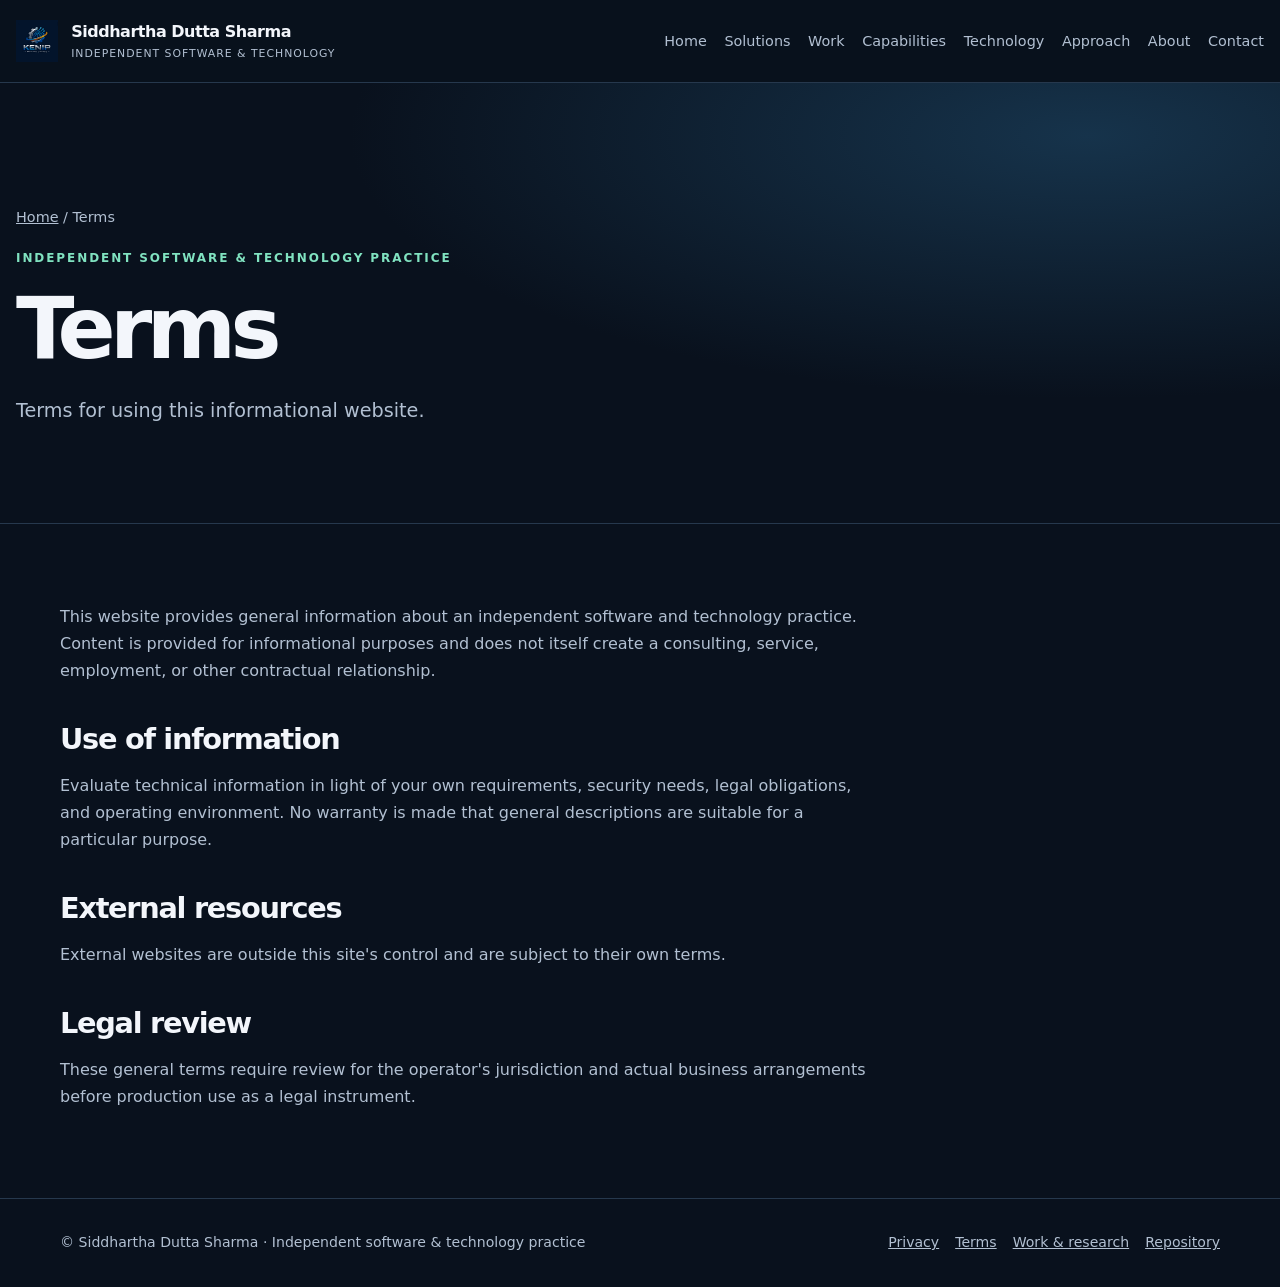
<file: terms/index.html>
<!doctype html><html lang="en"><head><meta charset="utf-8"><meta name="viewport" content="width=device-width,initial-scale=1"><title>Terms | Siddhartha Dutta Sharma</title><meta name="description" content="Terms for using this informational website."><meta name="theme-color" content="#09111d"><link rel="stylesheet" href="/assets/css/static-site.css"><link rel="canonical" href="https://www.kenip.co.in/terms/"><meta property="og:title" content="Terms | Siddhartha Dutta Sharma"><meta property="og:description" content="Terms for using this informational website."><meta property="og:type" content="website"></head><body><a class="skip-link" href="#main">Skip to content</a><header class="site-header"><div class="wrap header-inner"><div class="brand-group"><a class="brand-logo-link" href="#logo-preview" aria-label="Expand Kenip logo"><img class="brand-logo" src="/assets/svg/Logo.svg" alt="Kenip logo"></a><a class="brand" href="/">Siddhartha Dutta Sharma<small>Independent software &amp; technology</small></a></div><nav class="nav" aria-label="Main navigation"><a href="/">Home</a><a href="/solutions/">Solutions</a><a href="/work/">Work</a><a href="/capabilities/">Capabilities</a><a href="/technology/">Technology</a><a href="/approach/">Approach</a><a href="/about/">About</a><a href="/contact/">Contact</a></nav></div></header><main id="main"><section class="hero"><div class="wrap"><p class="breadcrumb"><a href="/">Home</a> / Terms</p><p class="eyebrow">Independent software &amp; technology practice</p><h1>Terms</h1><p class="lead">Terms for using this informational website.</p></div></section><section class="section"><div class="wrap"><div class="prose"><p class="muted">This website provides general information about an independent software and technology practice. Content is provided for informational purposes and does not itself create a consulting, service, employment, or other contractual relationship.</p><h2>Use of information</h2><p class="muted">Evaluate technical information in light of your own requirements, security needs, legal obligations, and operating environment. No warranty is made that general descriptions are suitable for a particular purpose.</p><h2>External resources</h2><p class="muted">External websites are outside this site's control and are subject to their own terms.</p><h2>Legal review</h2><p class="muted">These general terms require review for the operator's jurisdiction and actual business arrangements before production use as a legal instrument.</p></div></div></section></main><footer class="site-footer"><div class="wrap footer-inner"><span>© Siddhartha Dutta Sharma · Independent software &amp; technology practice</span><div class="footer-links"><a href="/privacy/">Privacy</a><a href="/terms/">Terms</a><a href="/work/">Work &amp; research</a><a href="https://github.com/Sidzeppelin95/Kenip">Repository</a></div></div></footer><div id="logo-preview" class="logo-preview" role="dialog" aria-modal="true" aria-label="Expanded Kenip logo">
  <a class="logo-preview-backdrop" href="#main" aria-label="Close expanded logo"></a>
  <div class="logo-preview-content">
    <a class="logo-preview-close" href="#main" aria-label="Close expanded logo">×</a>
    <img src="/assets/svg/Logo.svg" alt="Kenip logo, expanded">
  </div>
</div>
</body></html>
</file>
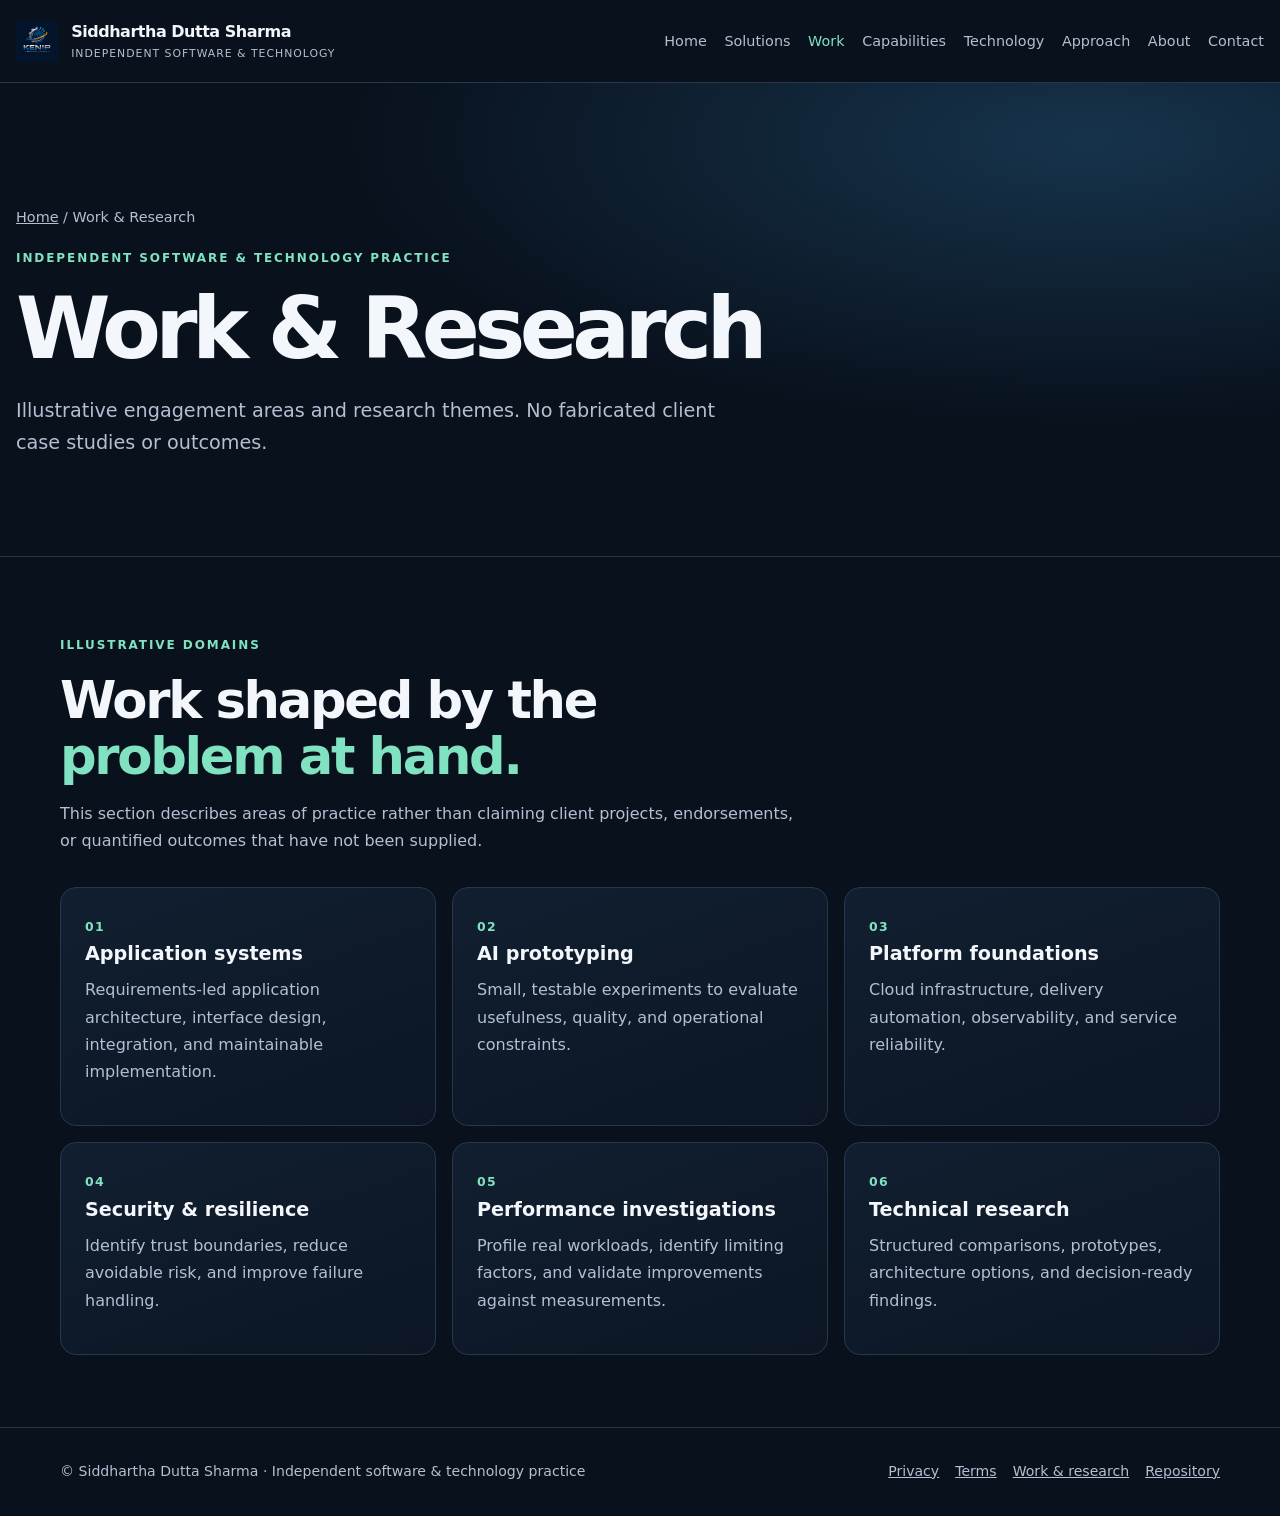
<file: work/index.html>
<!doctype html><html lang="en"><head><meta charset="utf-8"><meta name="viewport" content="width=device-width,initial-scale=1"><title>Work & Research | Siddhartha Dutta Sharma</title><meta name="description" content="Illustrative engagement areas and research themes. No fabricated client case studies or outcomes."><meta name="theme-color" content="#09111d"><link rel="stylesheet" href="/assets/css/static-site.css"><link rel="canonical" href="https://www.kenip.co.in/work/"><meta property="og:title" content="Work & Research | Siddhartha Dutta Sharma"><meta property="og:description" content="Illustrative engagement areas and research themes. No fabricated client case studies or outcomes."><meta property="og:type" content="website"></head><body><a class="skip-link" href="#main">Skip to content</a><header class="site-header"><div class="wrap header-inner"><div class="brand-group"><a class="brand-logo-link" href="#logo-preview" aria-label="Expand Kenip logo"><img class="brand-logo" src="/assets/svg/Logo.svg" alt="Kenip logo"></a><a class="brand" href="/">Siddhartha Dutta Sharma<small>Independent software &amp; technology</small></a></div><nav class="nav" aria-label="Main navigation"><a href="/">Home</a><a href="/solutions/">Solutions</a><a href="/work/" aria-current="page">Work</a><a href="/capabilities/">Capabilities</a><a href="/technology/">Technology</a><a href="/approach/">Approach</a><a href="/about/">About</a><a href="/contact/">Contact</a></nav></div></header><main id="main"><section class="hero"><div class="wrap"><p class="breadcrumb"><a href="/">Home</a> / Work & Research</p><p class="eyebrow">Independent software &amp; technology practice</p><h1>Work & Research</h1><p class="lead">Illustrative engagement areas and research themes. No fabricated client case studies or outcomes.</p></div></section><section class="section"><div class="wrap"><div class="section-head"><p class="eyebrow">Illustrative domains</p><h2>Work shaped by the <em>problem at hand.</em></h2><p class="muted">This section describes areas of practice rather than claiming client projects, endorsements, or quantified outcomes that have not been supplied.</p></div><div class="cards"><article class="card"><span class="number">01</span><h3>Application systems</h3><p>Requirements-led application architecture, interface design, integration, and maintainable implementation.</p></article><article class="card"><span class="number">02</span><h3>AI prototyping</h3><p>Small, testable experiments to evaluate usefulness, quality, and operational constraints.</p></article><article class="card"><span class="number">03</span><h3>Platform foundations</h3><p>Cloud infrastructure, delivery automation, observability, and service reliability.</p></article><article class="card"><span class="number">04</span><h3>Security & resilience</h3><p>Identify trust boundaries, reduce avoidable risk, and improve failure handling.</p></article><article class="card"><span class="number">05</span><h3>Performance investigations</h3><p>Profile real workloads, identify limiting factors, and validate improvements against measurements.</p></article><article class="card"><span class="number">06</span><h3>Technical research</h3><p>Structured comparisons, prototypes, architecture options, and decision-ready findings.</p></article></div></div></section></main><footer class="site-footer"><div class="wrap footer-inner"><span>© Siddhartha Dutta Sharma · Independent software &amp; technology practice</span><div class="footer-links"><a href="/privacy/">Privacy</a><a href="/terms/">Terms</a><a href="/work/">Work &amp; research</a><a href="https://github.com/Sidzeppelin95/Kenip">Repository</a></div></div></footer><div id="logo-preview" class="logo-preview" role="dialog" aria-modal="true" aria-label="Expanded Kenip logo">
  <a class="logo-preview-backdrop" href="#main" aria-label="Close expanded logo"></a>
  <div class="logo-preview-content">
    <a class="logo-preview-close" href="#main" aria-label="Close expanded logo">×</a>
    <img src="/assets/svg/Logo.svg" alt="Kenip logo, expanded">
  </div>
</div>
</body></html>
</file>
<file: assets/css/static-site.css>
:root{color-scheme:dark;--bg:#09111d;--panel:#101d2d;--line:#26384d;--text:#f3f6fb;--muted:#b2c0d2;--accent:#80e2c0;--blue:#9dbdff;--max:1160px}*{box-sizing:border-box}html{scroll-behavior:smooth}body{margin:0;background:var(--bg);color:var(--text);font:16px/1.7 Inter,ui-sans-serif,system-ui,-apple-system,BlinkMacSystemFont,"Segoe UI",sans-serif}a{color:inherit}a:focus-visible{outline:3px solid var(--accent);outline-offset:4px}.skip-link{position:absolute;left:-9999px;top:1rem;background:var(--accent);color:#06131a;padding:.7rem 1rem;z-index:10}.skip-link:focus{left:1rem}.wrap{width:min(calc(100% - 2.5rem),var(--max));margin-inline:auto}.site-header .wrap{width:min(calc(100% - 2rem),1400px)}.hero .wrap{width:min(calc(100% - 2rem),1400px)}.site-header{border-bottom:1px solid var(--line);background:#09111df2}.header-inner{display:flex;align-items:center;justify-content:space-between;gap:2rem;min-height:82px}.brand-group{display:flex;align-items:center;gap:.8rem;flex:0 0 auto}.brand{text-decoration:none;font-weight:750;letter-spacing:-.03em}.brand-logo-link{display:inline-flex;align-items:center;justify-content:center;flex:0 0 auto;border-radius:.25rem}.brand-logo{display:block;width:2.65rem;height:2.65rem;object-fit:contain;transition:transform .18s ease}.brand-logo-link:hover .brand-logo{transform:scale(1.04)}.brand small{display:block;font-size:.68rem;color:var(--muted);font-weight:500;letter-spacing:.09em;text-transform:uppercase}.nav{display:flex;gap:1.1rem;flex-wrap:wrap}.nav a{font-size:.9rem;color:var(--muted);text-decoration:none}.nav a:hover,.nav a[aria-current=page]{color:var(--accent)}.eyebrow{color:var(--accent);font-size:.75rem;font-weight:750;letter-spacing:.16em;text-transform:uppercase}.hero{padding:clamp(4rem,9vw,8rem) 0 5rem;background:radial-gradient(ellipse at 85% 12%,#16334b 0,transparent 48%)}.hero-grid{display:grid;grid-template-columns:minmax(0,.72fr) minmax(0,1.28fr);align-items:center;gap:clamp(1.5rem,3vw,3rem)}.hero h1{font-size:clamp(2.8rem,6.7vw,5.8rem);line-height:1.02;letter-spacing:-.065em;margin:.4rem 0 1.4rem;max-width:850px}.hero h1 em,h2 em{font-style:normal;color:var(--accent)}.lead{font-size:clamp(1.05rem,1.5vw,1.28rem);color:var(--muted);max-width:720px}.hero-art{border:1px solid var(--line);background:linear-gradient(145deg,#10283a,#0b1523);border-radius:1.2rem;padding:clamp(.25rem,1vw,.75rem);min-height:250px;display:grid;place-items:center;min-width:0}.hero-art img{display:block;width:100%;max-width:none;height:auto;max-height:clamp(360px,48vw,680px);object-fit:contain}.actions{display:flex;gap:.8rem;flex-wrap:wrap;margin-top:1.8rem}.button{display:inline-block;text-decoration:none;border:1px solid var(--accent);border-radius:999px;padding:.75rem 1.15rem;font-weight:700}.button.primary{background:var(--accent);color:#07131b}.button.secondary{border-color:var(--line)}.section{padding:4.5rem 0;border-top:1px solid var(--line)}h2{font-size:clamp(2rem,4vw,3.4rem);line-height:1.1;letter-spacing:-.045em;margin:.4rem 0 1rem}h3{font-size:1.2rem;line-height:1.3;margin:.2rem 0 .6rem}p{margin:.4rem 0 1rem}.muted{color:var(--muted)}.section-head{max-width:740px;margin-bottom:2rem}.cards{display:grid;grid-template-columns:repeat(3,minmax(0,1fr));gap:1rem}.card{border:1px solid var(--line);border-radius:1rem;padding:1.5rem;background:linear-gradient(160deg,#111f30,#0c1624)}.card p{color:var(--muted)}.number{color:var(--accent);font-size:.78rem;letter-spacing:.1em;font-weight:750}.text-link{color:var(--accent);text-decoration-thickness:1px;text-underline-offset:4px}.list{display:grid;gap:1rem;padding:0;list-style:none}.list li{padding:1.1rem 1.3rem;border-left:2px solid var(--accent);background:#0d1928}.closing{padding:4rem 0;background:#10263a}.closing h2{max-width:800px}.site-footer{border-top:1px solid var(--line);padding:2rem 0;color:var(--muted);font-size:.88rem}.footer-inner{display:flex;justify-content:space-between;gap:1rem;flex-wrap:wrap}.footer-links{display:flex;gap:1rem;flex-wrap:wrap}.footer-links a{color:var(--muted)}.prose{max-width:820px}.prose h2{font-size:1.8rem;margin-top:2.5rem}.breadcrumb{color:var(--muted);font-size:.9rem;margin-bottom:1.2rem}.pill{display:inline-block;border:1px solid var(--line);border-radius:99px;padding:.25rem .65rem;margin:.25rem .25rem 0 0;color:var(--muted);font-size:.82rem}@media(max-width:850px){.hero-grid{grid-template-columns:1fr}.hero-art{min-height:190px}.cards{grid-template-columns:repeat(2,minmax(0,1fr))}.header-inner{align-items:flex-start;flex-direction:column;padding:1rem 0;gap:.8rem}.nav{gap:.7rem 1rem}}@media(max-width:560px){.wrap{width:min(calc(100% - 1.5rem),var(--max))}.cards{grid-template-columns:1fr}.hero{padding-top:3.5rem}.nav a{font-size:.82rem}.section{padding:3.2rem 0}}@media(prefers-reduced-motion:reduce){html{scroll-behavior:auto}}

/* Same-page expanded logo overlay */
.logo-preview{position:fixed;inset:0;z-index:1000;display:none;align-items:center;justify-content:center;padding:1rem;background:rgba(0,0,0,.9)}
.logo-preview:target{display:flex}
.logo-preview-backdrop{position:absolute;inset:0;display:block;cursor:zoom-out}
.logo-preview-content{position:relative;z-index:1;display:flex;align-items:center;justify-content:center;max-width:96vw;max-height:96vh}
.logo-preview-content img{display:block;width:auto;height:auto;max-width:92vw;max-height:90vh;object-fit:contain}
.logo-preview-close{position:absolute;top:-.6rem;right:-.6rem;z-index:2;display:flex;align-items:center;justify-content:center;width:2.5rem;height:2.5rem;border:1px solid #fff;border-radius:50%;background:#09111d;color:#fff;text-decoration:none;font-size:1.8rem;line-height:1}
.logo-preview-close:focus-visible{outline:3px solid var(--accent);outline-offset:3px}
</file>
